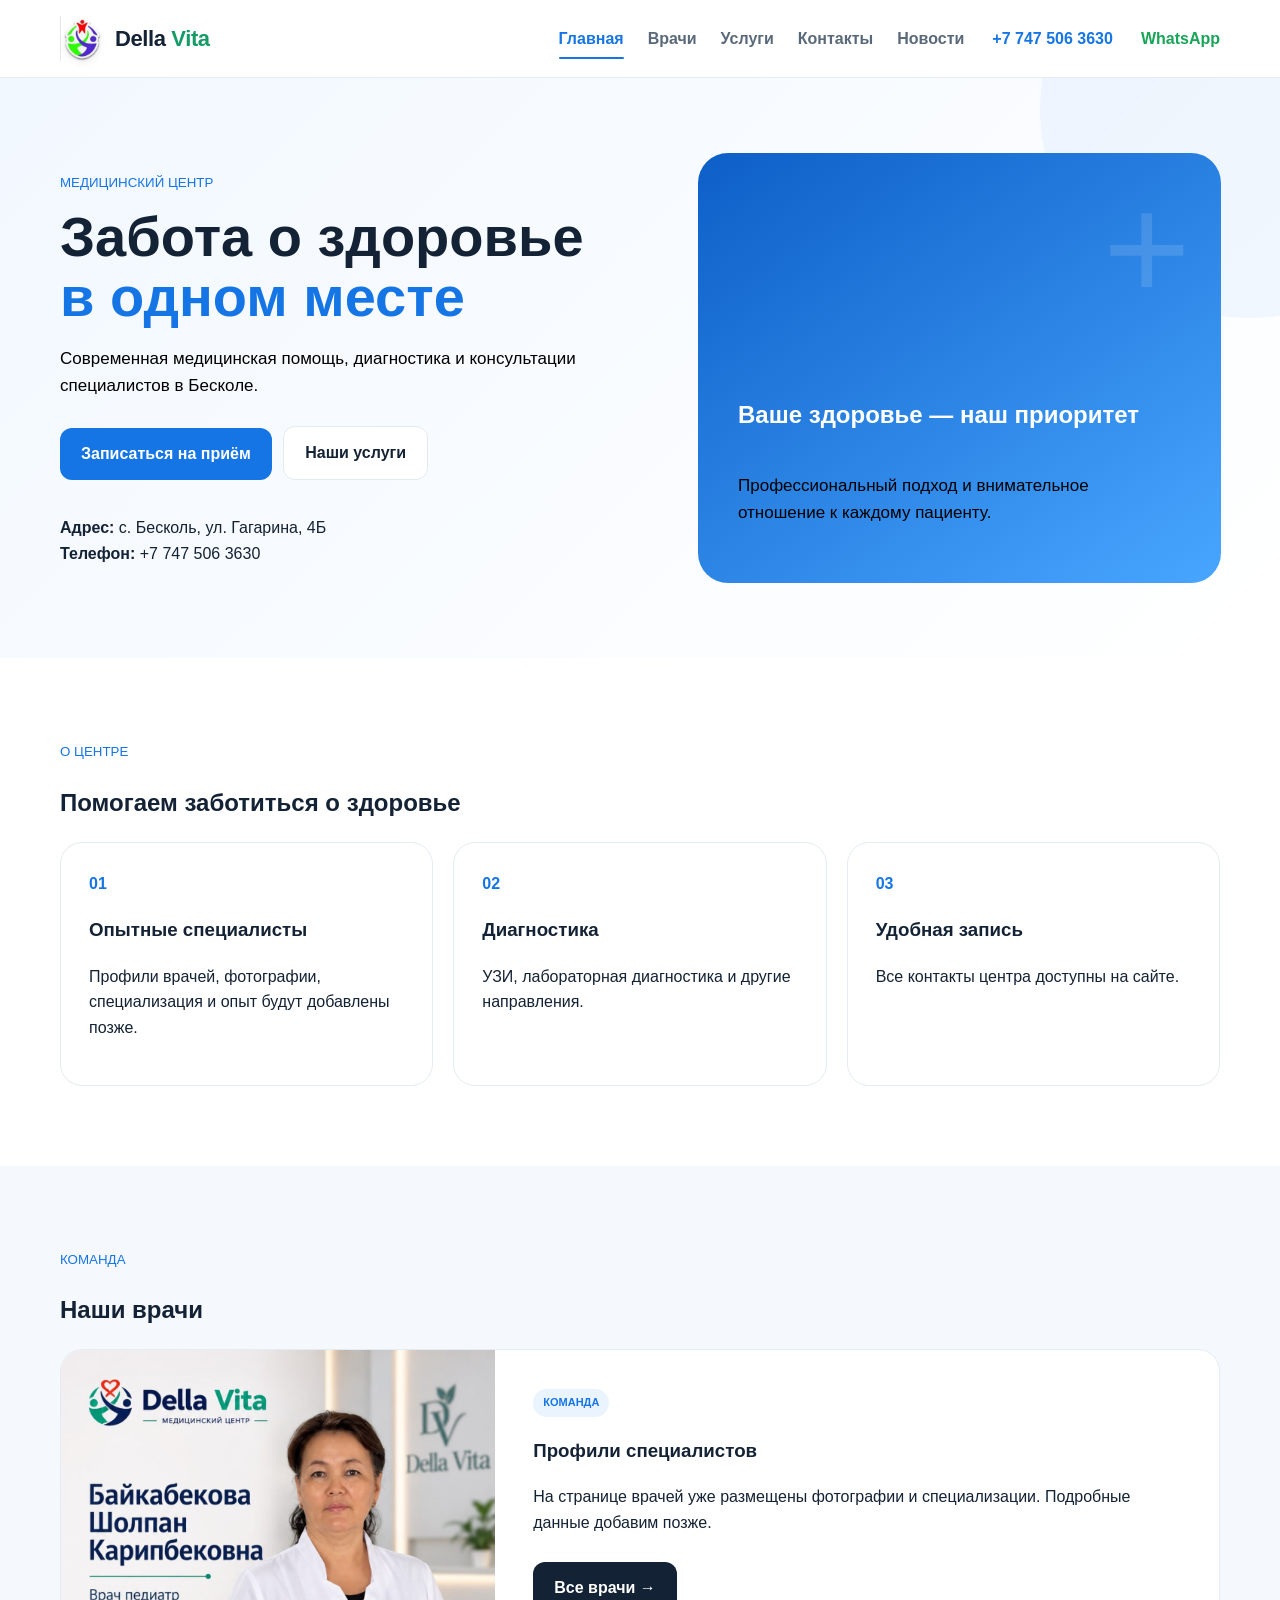
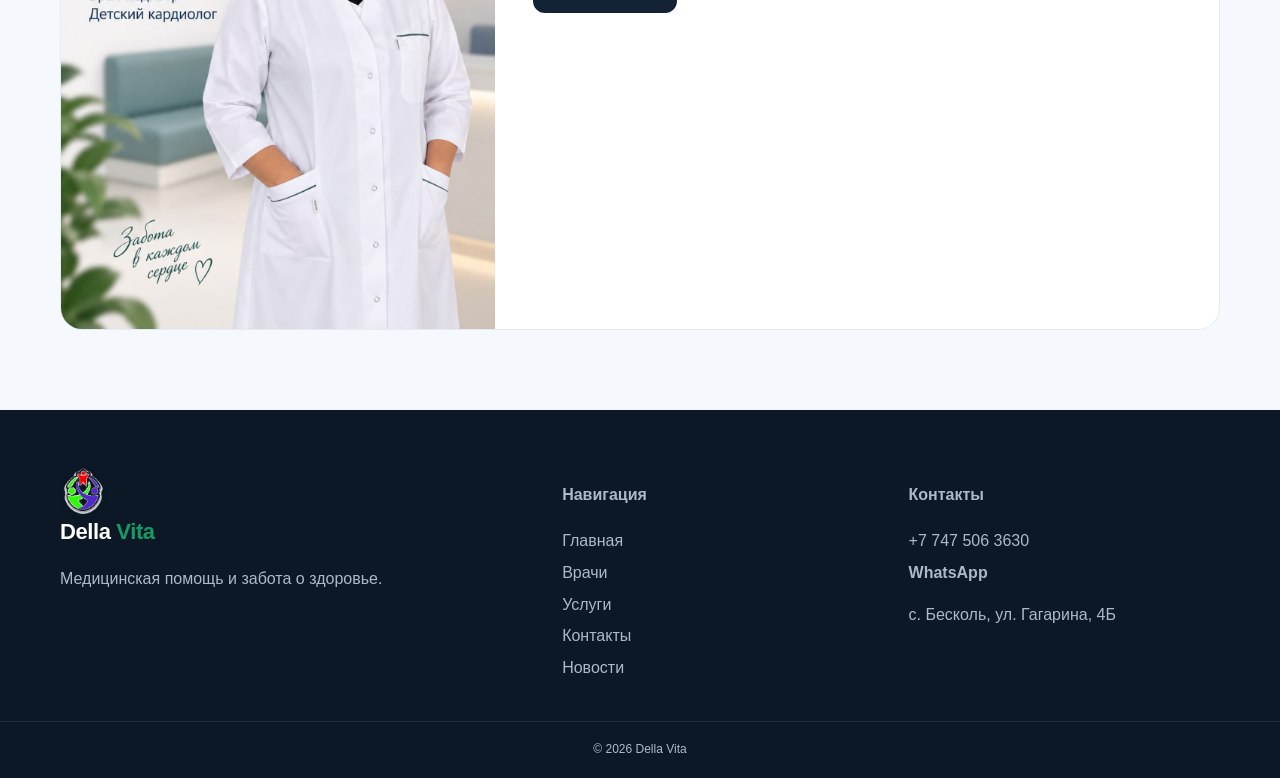
<file: index.html>
<!DOCTYPE html>
<html lang="ru">
 <head>
  <meta charset="utf-8"/>
  <meta content="width=device-width,initial-scale=1" name="viewport"/>
  <title>
   Главная — Della Vita
  </title>
  <link href="style.css" rel="stylesheet"/>
 </head>
 <body>
  <header>
   <div class="wrap nav">
    <a class="logo" href="index.html">
     <img alt="Della Vita" src="logo.png"/>
     <span>
      Della
      <em>
       Vita
      </em>
     </span>
    </a>
    <button class="menuBtn">
     ☰
    </button>
    <nav>
     <a class="active" href="index.html">
      Главная
     </a>
     <a class="" href="doctors.html">
      Врачи
     </a>
     <a class="" href="services.html">
      Услуги
     </a>
     <a class="" href="contacts.html">
      Контакты
     </a>
     <a class="" href="news.html">
      Новости
     </a>
    </nav>
    <a class="phone" href="tel:+77475063630">
     +7 747 506 3630
    </a>
    <a aria-label="Написать в WhatsApp" class="waTop" href="https://wa.me/77475063630" rel="noopener" target="_blank">
     WhatsApp
    </a>
   </div>
  </header>
  <main>
   <section class="hero">
    <div class="wrap heroGrid">
     <div>
      <small class="blue">
       МЕДИЦИНСКИЙ ЦЕНТР
      </small>
      <h1>
       Забота о здоровье
       <br/>
       <span class="blue">
        в одном месте
       </span>
      </h1>
      <p>
       Современная медицинская помощь, диагностика и консультации специалистов в Бесколе.
      </p>
      <a class="btn" href="contacts.html">
       Записаться на приём
      </a>
      <a class="btn light" href="services.html">
       Наши услуги
      </a>
      <div class="facts">
       <b>
        Адрес:
       </b>
       с. Бесколь, ул. Гагарина, 4Б
       <br/>
       <b>
        Телефон:
       </b>
       +7 747 506 3630
      </div>
     </div>
     <div class="cardBlue">
      <div class="plus">
       +
      </div>
      <h2>
       Ваше здоровье — наш приоритет
      </h2>
      <p>
       Профессиональный подход и внимательное отношение к каждому пациенту.
      </p>
     </div>
    </div>
   </section>
   <section class="section">
    <div class="wrap">
     <small class="blue">
      О ЦЕНТРЕ
     </small>
     <h2>
      Помогаем заботиться о здоровье
     </h2>
     <div class="grid3">
      <article class="box">
       <b class="blue">
        01
       </b>
       <h3>
        Опытные специалисты
       </h3>
       <p>
        Профили врачей, фотографии, специализация и опыт будут добавлены позже.
       </p>
      </article>
      <article class="box">
       <b class="blue">
        02
       </b>
       <h3>
        Диагностика
       </h3>
       <p>
        УЗИ, лабораторная диагностика и другие направления.
       </p>
      </article>
      <article class="box">
       <b class="blue">
        03
       </b>
       <h3>
        Удобная запись
       </h3>
       <p>
        Все контакты центра доступны на сайте.
       </p>
      </article>
     </div>
    </div>
   </section>
   <section class="section soft">
    <div class="wrap">
     <small class="blue">
      КОМАНДА
     </small>
     <h2>
      Наши врачи
     </h2>
     <div class="preview">
      <div class="photo previewPhoto">
       <img alt="Врач Della Vita" loading="lazy" src="doctor-03.jpg"/>
      </div>
      <div>
       <span class="tag">
        КОМАНДА
       </span>
       <h3>
        Профили специалистов
       </h3>
       <p>
        На странице врачей уже размещены фотографии и специализации. Подробные данные добавим позже.
       </p>
       <a class="btn dark" href="doctors.html">
        Все врачи →
       </a>
      </div>
     </div>
    </div>
   </section>
  </main>
  <footer>
   <div class="wrap foot">
    <div>
     <a class="logo" href="index.html">
      <img alt="Della Vita" src="logo.png"/>
      <span>
       Della
       <em>
        Vita
       </em>
      </span>
     </a>
     <p>
      Медицинская помощь и забота о здоровье.
     </p>
    </div>
    <div>
     <h4>
      Навигация
     </h4>
     <a class="active" href="index.html">
      Главная
     </a>
     <a class="" href="doctors.html">
      Врачи
     </a>
     <a class="" href="services.html">
      Услуги
     </a>
     <a class="" href="contacts.html">
      Контакты
     </a>
     <a class="" href="news.html">
      Новости
     </a>
    </div>
    <div>
     <h4>
      Контакты
     </h4>
     <a href="tel:+77475063630">
      +7 747 506 3630
     </a>
     <a class="waFooter" href="https://wa.me/77475063630" rel="noopener" target="_blank">
      WhatsApp
     </a>
     <p>
      с. Бесколь, ул. Гагарина, 4Б
     </p>
    </div>
   </div>
   <div class="copy">
    © 2026 Della Vita
   </div>
  </footer>
  <script src="script.js">
  </script>
 </body>
</html>
</file>
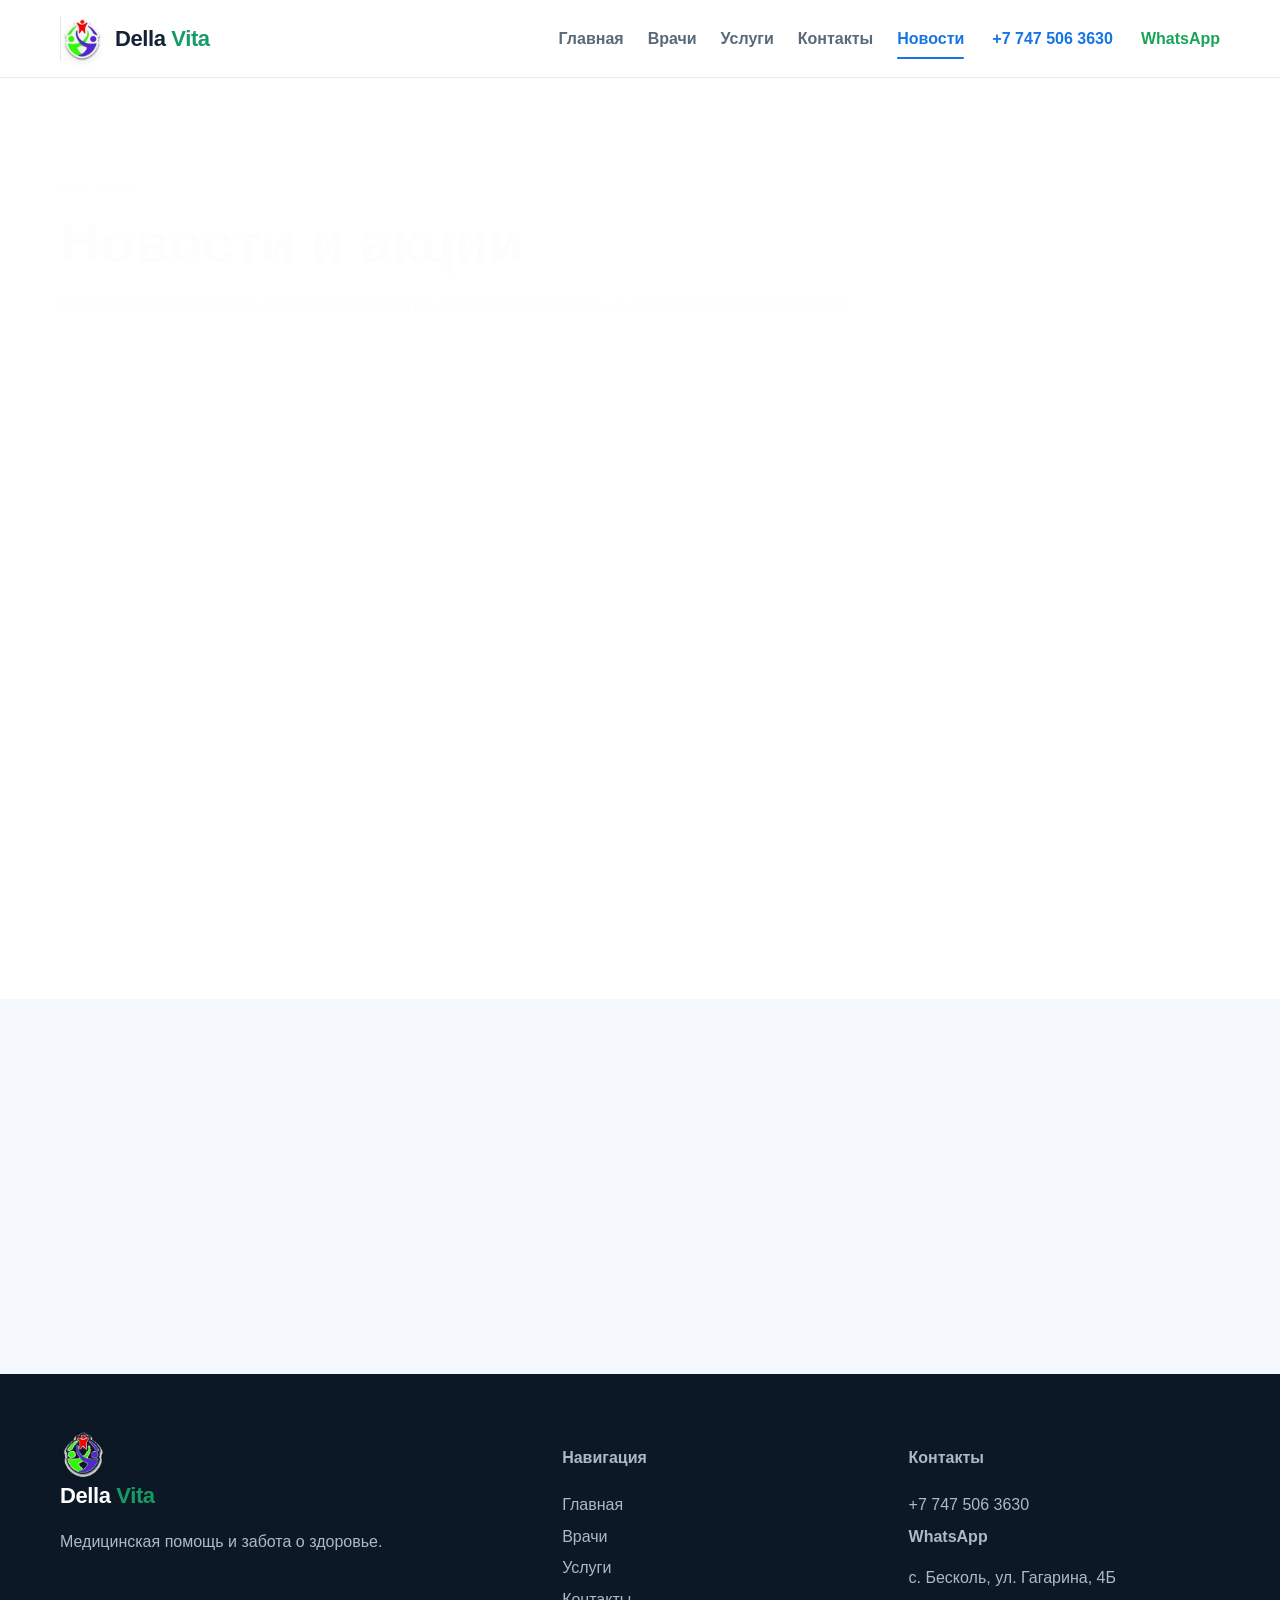
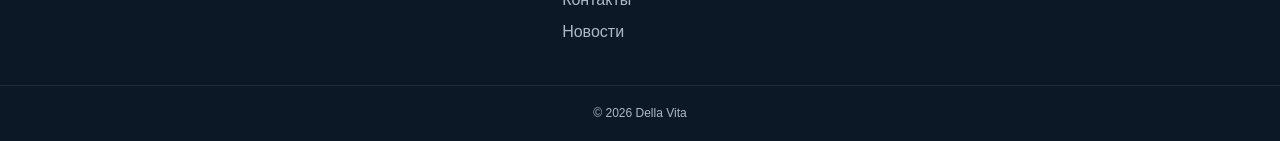
<file: blog.html>
<!DOCTYPE html>
<html lang="ru">
 <head>
  <meta charset="utf-8"/>
  <meta content="0; url=news.html" http-equiv="refresh"/>
  <meta content="noindex" name="robots"/>
  <meta content="width=device-width,initial-scale=1" name="viewport"/>
  <title>
   Новости — Della Vita
  </title>
 </head>
 <body>
  <p>
   Переходим в раздел
   <a href="news.html">
    Новости
   </a>
   …
  </p>
 </body>
</html>
</file>
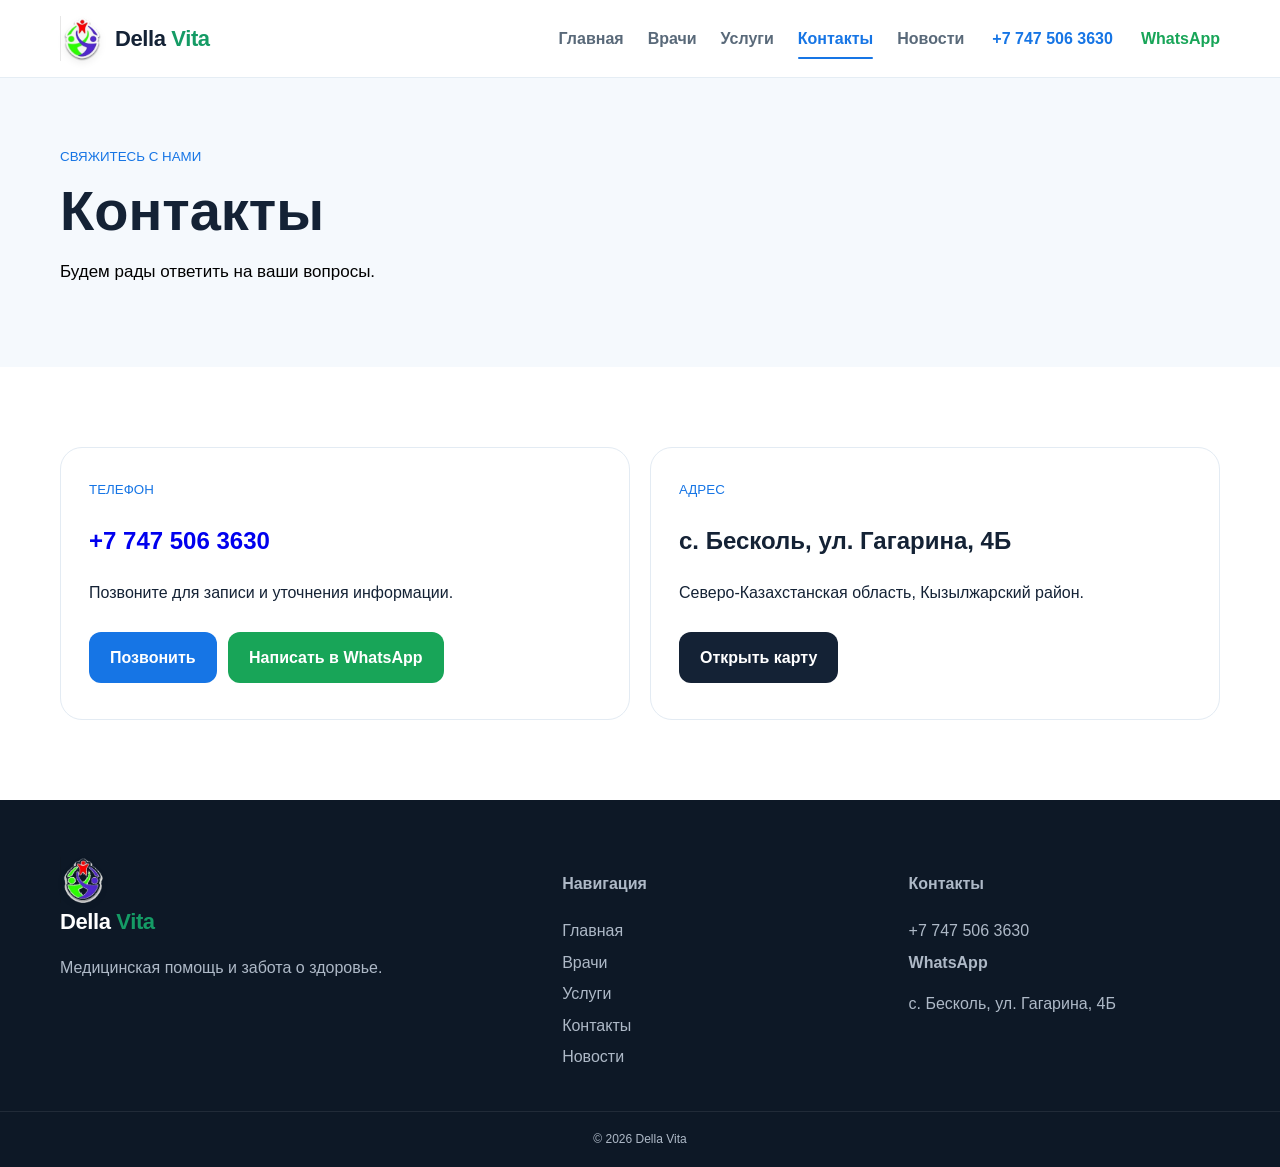
<file: contacts.html>
<!DOCTYPE html>
<html lang="ru">
 <head>
  <meta charset="utf-8"/>
  <meta content="width=device-width,initial-scale=1" name="viewport"/>
  <title>
   Контакты — Della Vita
  </title>
  <link href="style.css" rel="stylesheet"/>
 </head>
 <body>
  <header>
   <div class="wrap nav">
    <a class="logo" href="index.html">
     <img alt="Della Vita" src="logo.png"/>
     <span>
      Della
      <em>
       Vita
      </em>
     </span>
    </a>
    <button class="menuBtn">
     ☰
    </button>
    <nav>
     <a class="" href="index.html">
      Главная
     </a>
     <a class="" href="doctors.html">
      Врачи
     </a>
     <a class="" href="services.html">
      Услуги
     </a>
     <a class="active" href="contacts.html">
      Контакты
     </a>
     <a class="" href="news.html">
      Новости
     </a>
    </nav>
    <a class="phone" href="tel:+77475063630">
     +7 747 506 3630
    </a>
    <a aria-label="Написать в WhatsApp" class="waTop" href="https://wa.me/77475063630" rel="noopener" target="_blank">
     WhatsApp
    </a>
   </div>
  </header>
  <main>
   <section class="page">
    <div class="wrap">
     <small class="blue">
      СВЯЖИТЕСЬ С НАМИ
     </small>
     <h1>
      Контакты
     </h1>
     <p>
      Будем рады ответить на ваши вопросы.
     </p>
    </div>
   </section>
   <section class="section">
    <div class="wrap contactGrid">
     <article class="box">
      <small class="blue">
       ТЕЛЕФОН
      </small>
      <h2>
       <a href="tel:+77475063630">
        +7 747 506 3630
       </a>
      </h2>
      <p>
       Позвоните для записи и уточнения информации.
      </p>
      <a class="btn" href="tel:+77475063630">
       Позвонить
      </a>
      <a class="btn whatsapp" href="https://wa.me/77475063630" rel="noopener" target="_blank">
       Написать в WhatsApp
      </a>
     </article>
     <article class="box">
      <small class="blue">
       АДРЕС
      </small>
      <h2>
       с. Бесколь, ул. Гагарина, 4Б
      </h2>
      <p>
       Северо-Казахстанская область, Кызылжарский район.
      </p>
      <a class="btn dark" href="https://www.google.com/maps/search/?api=1&amp;query=Село+Бесколь+улица+Гагарина+4Б" target="_blank">
       Открыть карту
      </a>
     </article>
    </div>
   </section>
  </main>
  <footer>
   <div class="wrap foot">
    <div>
     <a class="logo" href="index.html">
      <img alt="Della Vita" src="logo.png"/>
      <span>
       Della
       <em>
        Vita
       </em>
      </span>
     </a>
     <p>
      Медицинская помощь и забота о здоровье.
     </p>
    </div>
    <div>
     <h4>
      Навигация
     </h4>
     <a class="" href="index.html">
      Главная
     </a>
     <a class="" href="doctors.html">
      Врачи
     </a>
     <a class="" href="services.html">
      Услуги
     </a>
     <a class="active" href="contacts.html">
      Контакты
     </a>
     <a class="" href="news.html">
      Новости
     </a>
    </div>
    <div>
     <h4>
      Контакты
     </h4>
     <a href="tel:+77475063630">
      +7 747 506 3630
     </a>
     <a class="waFooter" href="https://wa.me/77475063630" rel="noopener" target="_blank">
      WhatsApp
     </a>
     <p>
      с. Бесколь, ул. Гагарина, 4Б
     </p>
    </div>
   </div>
   <div class="copy">
    © 2026 Della Vita
   </div>
  </footer>
  <script src="script.js">
  </script>
 </body>
</html>
</file>
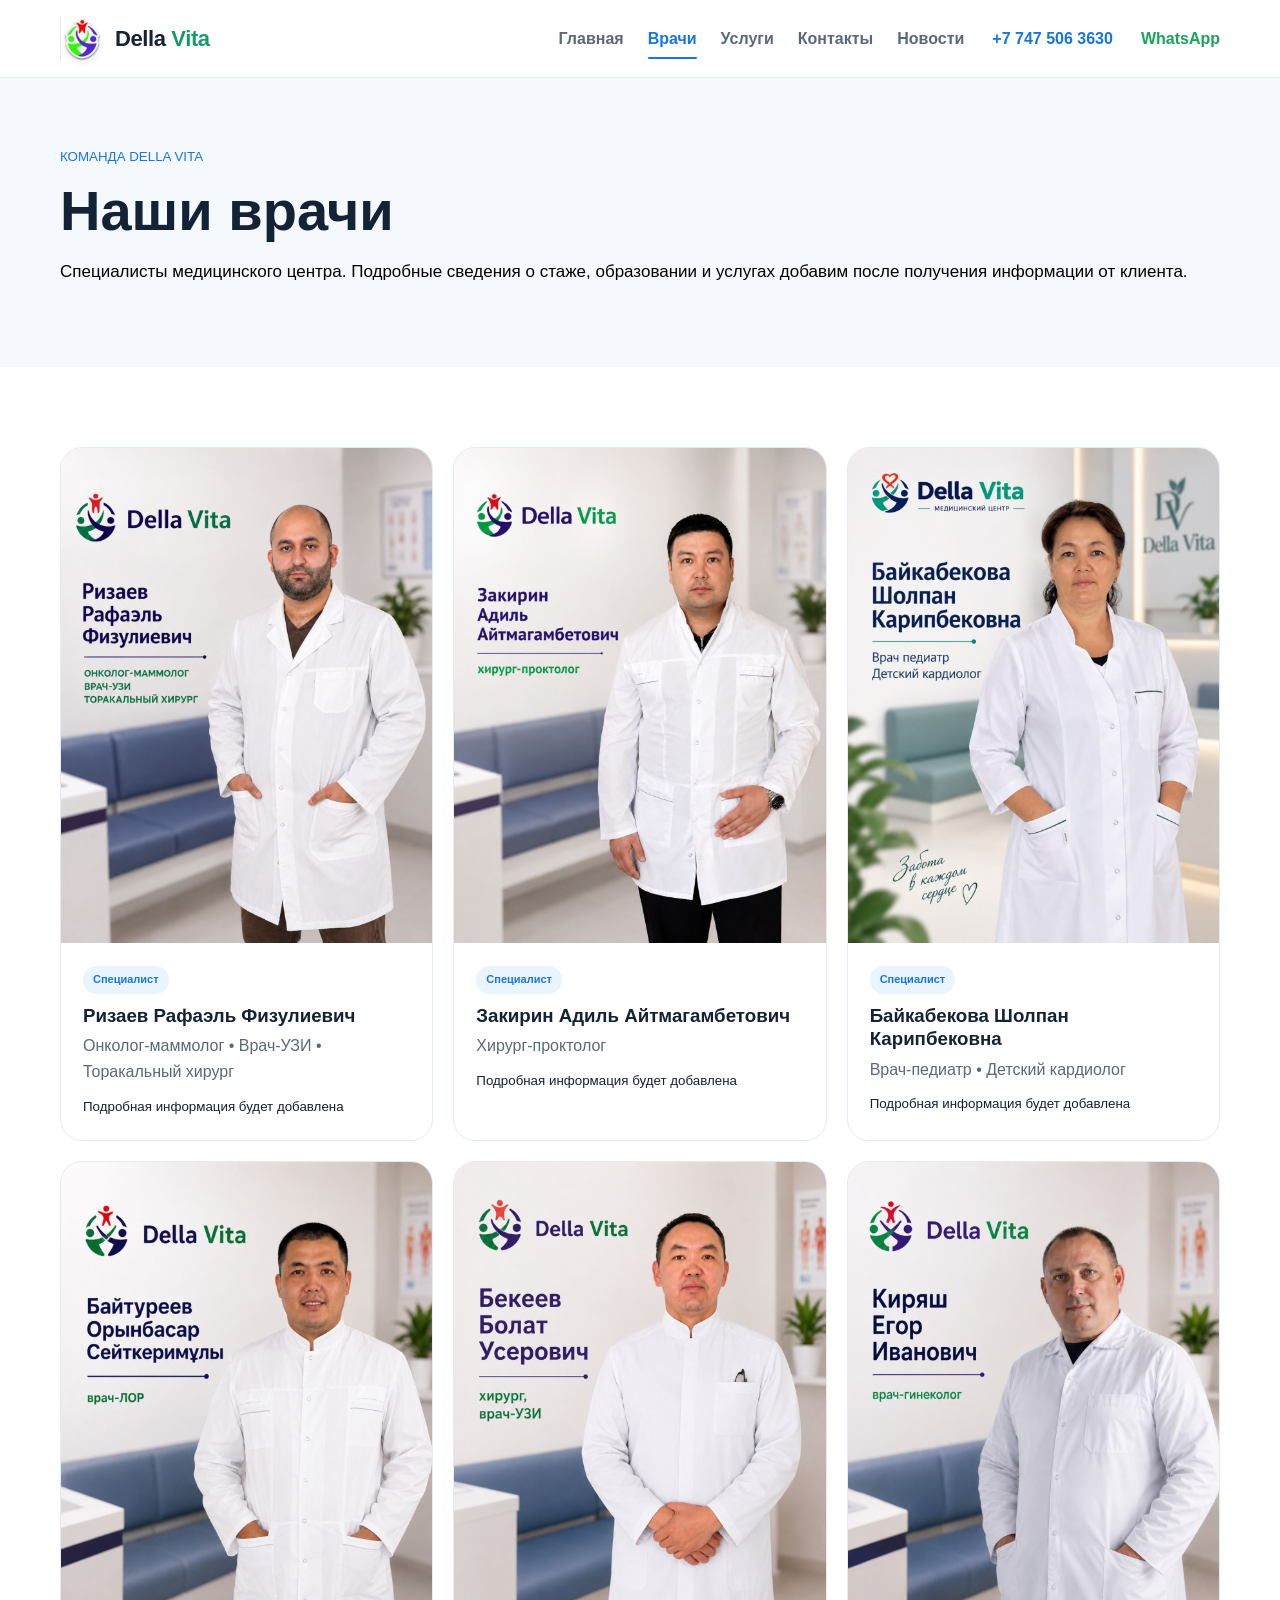
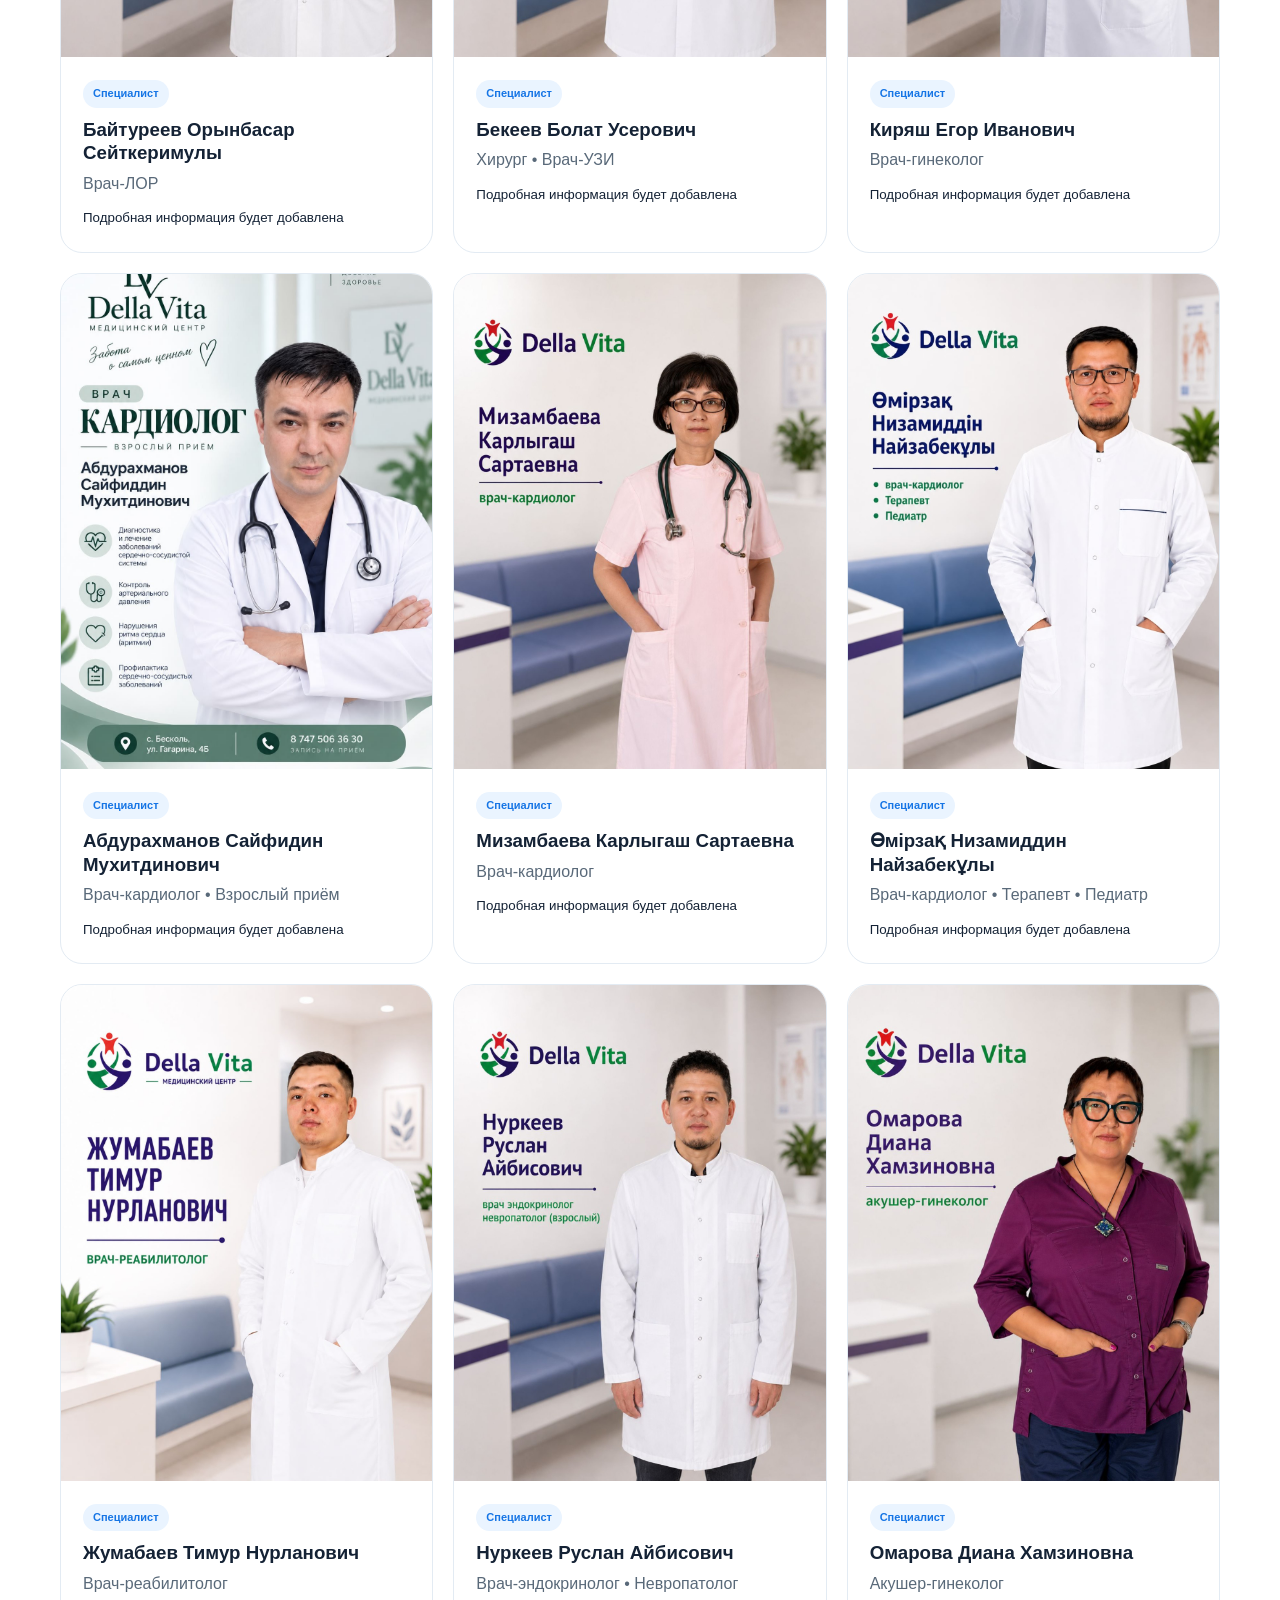
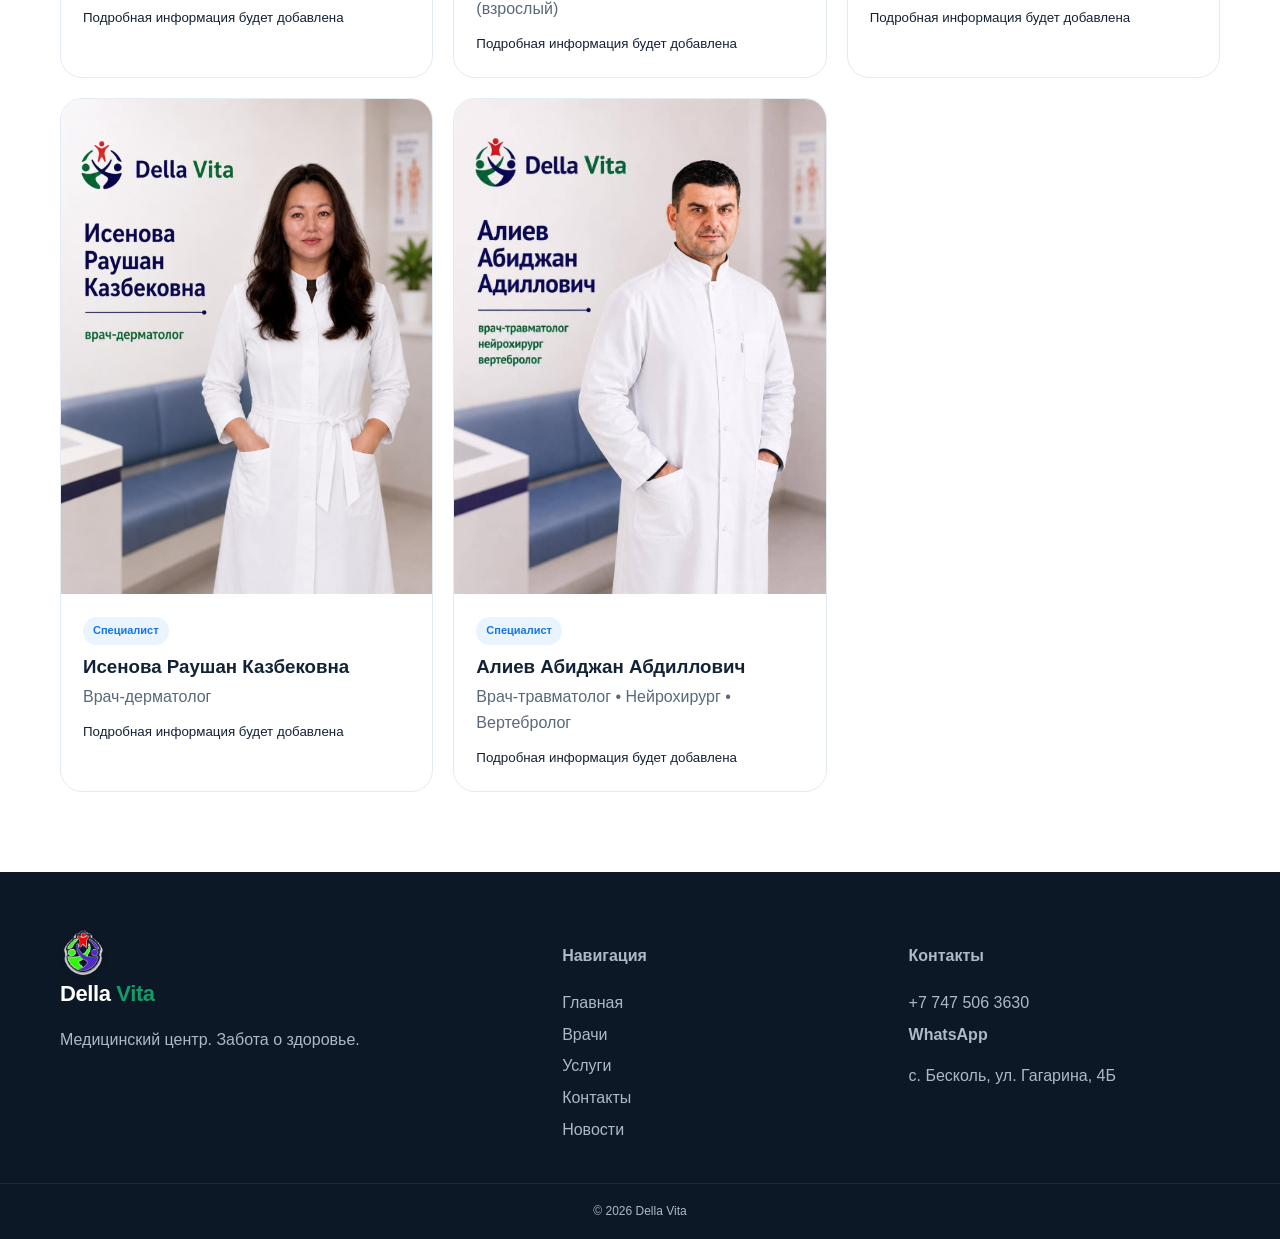
<file: doctors.html>
<!DOCTYPE html>
<html lang="ru">
 <head>
  <meta charset="utf-8"/>
  <meta content="width=device-width,initial-scale=1" name="viewport"/>
  <meta content="Врачи медицинского центра Della Vita: специалисты и направления приёма." name="description"/>
  <title>
   Врачи — Della Vita
  </title>
  <link href="style.css" rel="stylesheet"/>
 </head>
 <body>
  <header>
   <div class="wrap nav">
    <a class="logo" href="index.html">
     <img alt="Della Vita" src="logo.png"/>
     <span>
      Della
      <em>
       Vita
      </em>
     </span>
    </a>
    <button aria-label="Открыть меню" class="menuBtn" type="button">
     ☰
    </button>
    <nav>
     <a href="index.html">
      Главная
     </a>
     <a class="active" href="doctors.html">
      Врачи
     </a>
     <a href="services.html">
      Услуги
     </a>
     <a href="contacts.html">
      Контакты
     </a>
     <a href="news.html">
      Новости
     </a>
    </nav>
    <a class="phone" href="tel:+77475063630">
     +7 747 506 3630
    </a>
    <a aria-label="Написать в WhatsApp" class="waTop" href="https://wa.me/77475063630" rel="noopener" target="_blank">
     WhatsApp
    </a>
   </div>
  </header>
  <main>
   <section class="page">
    <div class="wrap">
     <small class="blue">
      КОМАНДА DELLA VITA
     </small>
     <h1>
      Наши врачи
     </h1>
     <p>
      Специалисты медицинского центра. Подробные сведения о стаже, образовании и услугах добавим после получения информации от клиента.
     </p>
    </div>
   </section>
   <section class="section">
    <div class="wrap">
     <div class="doctorGrid">
      <article class="doctor">
       <div class="doctorPhoto">
        <img alt="Ризаев Рафаэль Физулиевич" loading="lazy" src="doctor-01.jpg"/>
       </div>
       <div>
        <span class="tag">
         Специалист
        </span>
        <h3>
         Ризаев Рафаэль Физулиевич
        </h3>
        <p>
         Онколог-маммолог • Врач-УЗИ • Торакальный хирург
        </p>
        <small>
         Подробная информация будет добавлена
        </small>
       </div>
      </article>
      <article class="doctor">
       <div class="doctorPhoto">
        <img alt="Закирин Адиль Айтмагамбетович" loading="lazy" src="doctor-02.jpg"/>
       </div>
       <div>
        <span class="tag">
         Специалист
        </span>
        <h3>
         Закирин Адиль Айтмагамбетович
        </h3>
        <p>
         Хирург-проктолог
        </p>
        <small>
         Подробная информация будет добавлена
        </small>
       </div>
      </article>
      <article class="doctor">
       <div class="doctorPhoto">
        <img alt="Байкабекова Шолпан Карипбековна" loading="lazy" src="doctor-03.jpg"/>
       </div>
       <div>
        <span class="tag">
         Специалист
        </span>
        <h3>
         Байкабекова Шолпан Карипбековна
        </h3>
        <p>
         Врач-педиатр • Детский кардиолог
        </p>
        <small>
         Подробная информация будет добавлена
        </small>
       </div>
      </article>
      <article class="doctor">
       <div class="doctorPhoto">
        <img alt="Байтуреев Орынбасар Сейткеримулы" loading="lazy" src="doctor-04.jpg"/>
       </div>
       <div>
        <span class="tag">
         Специалист
        </span>
        <h3>
         Байтуреев Орынбасар Сейткеримулы
        </h3>
        <p>
         Врач-ЛОР
        </p>
        <small>
         Подробная информация будет добавлена
        </small>
       </div>
      </article>
      <article class="doctor">
       <div class="doctorPhoto">
        <img alt="Бекеев Болат Усерович" loading="lazy" src="doctor-05.jpg"/>
       </div>
       <div>
        <span class="tag">
         Специалист
        </span>
        <h3>
         Бекеев Болат Усерович
        </h3>
        <p>
         Хирург • Врач-УЗИ
        </p>
        <small>
         Подробная информация будет добавлена
        </small>
       </div>
      </article>
      <article class="doctor">
       <div class="doctorPhoto">
        <img alt="Киряш Егор Иванович" loading="lazy" src="doctor-06.jpg"/>
       </div>
       <div>
        <span class="tag">
         Специалист
        </span>
        <h3>
         Киряш Егор Иванович
        </h3>
        <p>
         Врач-гинеколог
        </p>
        <small>
         Подробная информация будет добавлена
        </small>
       </div>
      </article>
      <article class="doctor">
       <div class="doctorPhoto">
        <img alt="Абдурахманов Сайфидин Мухитдинович" loading="lazy" src="doctor-07.jpg"/>
       </div>
       <div>
        <span class="tag">
         Специалист
        </span>
        <h3>
         Абдурахманов Сайфидин Мухитдинович
        </h3>
        <p>
         Врач-кардиолог • Взрослый приём
        </p>
        <small>
         Подробная информация будет добавлена
        </small>
       </div>
      </article>
      <article class="doctor">
       <div class="doctorPhoto">
        <img alt="Мизамбаева Карлыгаш Сартаевна" loading="lazy" src="doctor-08.jpg"/>
       </div>
       <div>
        <span class="tag">
         Специалист
        </span>
        <h3>
         Мизамбаева Карлыгаш Сартаевна
        </h3>
        <p>
         Врач-кардиолог
        </p>
        <small>
         Подробная информация будет добавлена
        </small>
       </div>
      </article>
      <article class="doctor">
       <div class="doctorPhoto">
        <img alt="Өмірзақ Низамиддин Найзабекұлы" loading="lazy" src="doctor-09.jpg"/>
       </div>
       <div>
        <span class="tag">
         Специалист
        </span>
        <h3>
         Өмірзақ Низамиддин Найзабекұлы
        </h3>
        <p>
         Врач-кардиолог • Терапевт • Педиатр
        </p>
        <small>
         Подробная информация будет добавлена
        </small>
       </div>
      </article>
      <article class="doctor">
       <div class="doctorPhoto">
        <img alt="Жумабаев Тимур Нурланович" loading="lazy" src="doctor-10.jpg"/>
       </div>
       <div>
        <span class="tag">
         Специалист
        </span>
        <h3>
         Жумабаев Тимур Нурланович
        </h3>
        <p>
         Врач-реабилитолог
        </p>
        <small>
         Подробная информация будет добавлена
        </small>
       </div>
      </article>
      <article class="doctor">
       <div class="doctorPhoto">
        <img alt="Нуркеев Руслан Айбисович" loading="lazy" src="doctor-11.jpg"/>
       </div>
       <div>
        <span class="tag">
         Специалист
        </span>
        <h3>
         Нуркеев Руслан Айбисович
        </h3>
        <p>
         Врач-эндокринолог • Невропатолог (взрослый)
        </p>
        <small>
         Подробная информация будет добавлена
        </small>
       </div>
      </article>
      <article class="doctor">
       <div class="doctorPhoto">
        <img alt="Омарова Диана Хамзиновна" loading="lazy" src="doctor-12.jpg"/>
       </div>
       <div>
        <span class="tag">
         Специалист
        </span>
        <h3>
         Омарова Диана Хамзиновна
        </h3>
        <p>
         Акушер-гинеколог
        </p>
        <small>
         Подробная информация будет добавлена
        </small>
       </div>
      </article>
      <article class="doctor">
       <div class="doctorPhoto">
        <img alt="Исенова Раушан Казбековна" loading="lazy" src="doctor-13.jpg"/>
       </div>
       <div>
        <span class="tag">
         Специалист
        </span>
        <h3>
         Исенова Раушан Казбековна
        </h3>
        <p>
         Врач-дерматолог
        </p>
        <small>
         Подробная информация будет добавлена
        </small>
       </div>
      </article>
      <article class="doctor">
       <div class="doctorPhoto">
        <img alt="Алиев Абиджан Абдиллович" loading="lazy" src="doctor-14.png"/>
       </div>
       <div>
        <span class="tag">
         Специалист
        </span>
        <h3>
         Алиев Абиджан Абдиллович
        </h3>
        <p>
         Врач-травматолог • Нейрохирург • Вертебролог
        </p>
        <small>
         Подробная информация будет добавлена
        </small>
       </div>
      </article>
     </div>
    </div>
   </section>
  </main>
  <footer>
   <div class="wrap foot">
    <div>
     <a class="logo" href="index.html">
      <img alt="Della Vita" src="logo.png"/>
      <span>
       Della
       <em>
        Vita
       </em>
      </span>
     </a>
     <p>
      Медицинский центр. Забота о здоровье.
     </p>
    </div>
    <div>
     <h4>
      Навигация
     </h4>
     <a href="index.html">
      Главная
     </a>
     <a href="doctors.html">
      Врачи
     </a>
     <a href="services.html">
      Услуги
     </a>
     <a href="contacts.html">
      Контакты
     </a>
     <a href="news.html">
      Новости
     </a>
    </div>
    <div>
     <h4>
      Контакты
     </h4>
     <a href="tel:+77475063630">
      +7 747 506 3630
     </a>
     <a class="waFooter" href="https://wa.me/77475063630" rel="noopener" target="_blank">
      WhatsApp
     </a>
     <p>
      с. Бесколь, ул. Гагарина, 4Б
     </p>
    </div>
   </div>
   <div class="copy">
    © 2026 Della Vita
   </div>
  </footer>
  <script src="script.js">
  </script>
 </body>
</html>
</file>
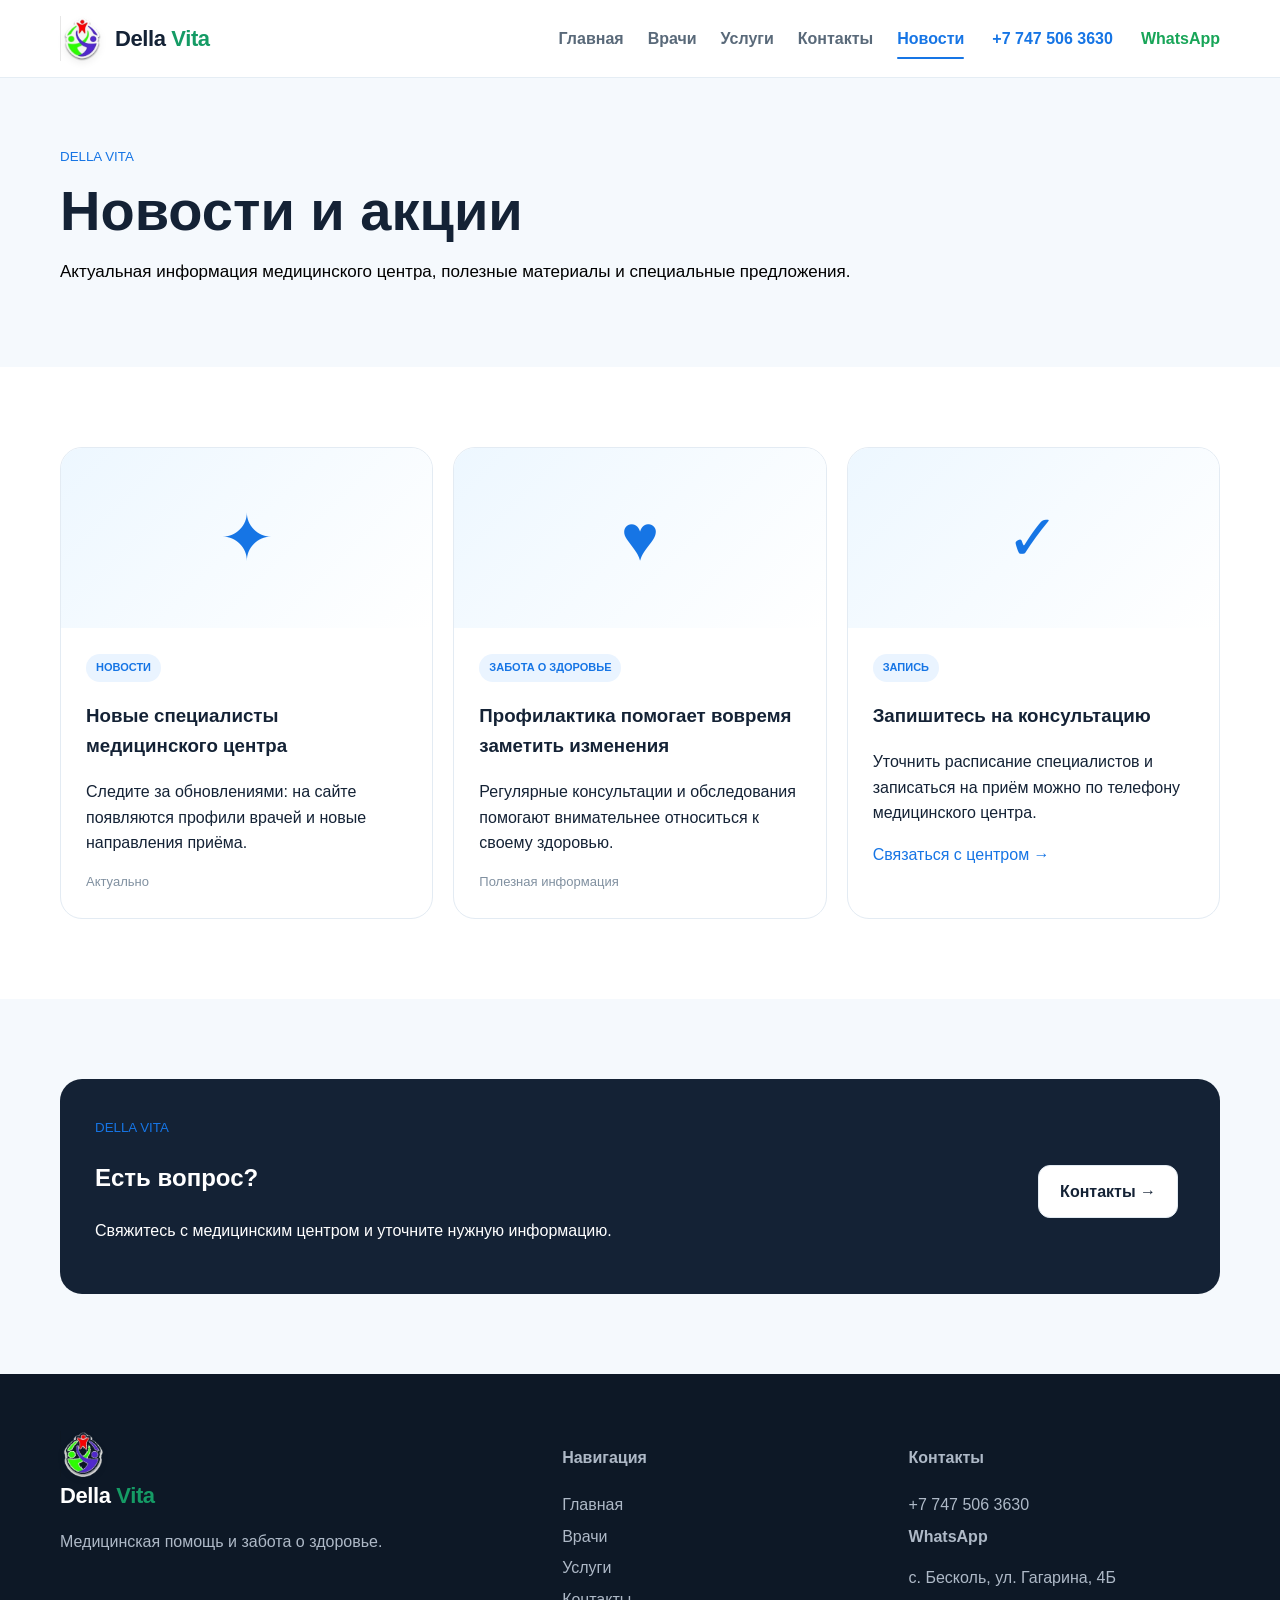
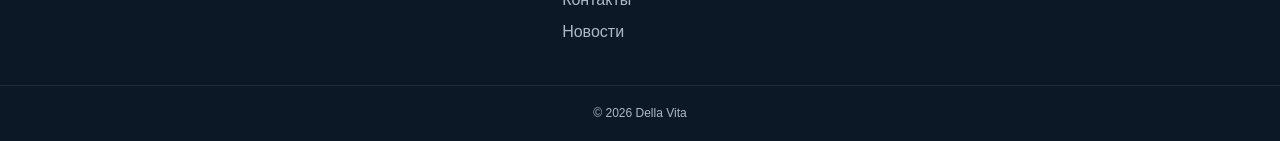
<file: news.html>
<!DOCTYPE html>
<html lang="ru">
 <head>
  <meta charset="utf-8"/>
  <meta content="width=device-width,initial-scale=1" name="viewport"/>
  <meta content="Новости и полезная информация медицинского центра Della Vita." name="description"/>
  <title>
   Новости и акции — Della Vita
  </title>
  <link href="style.css" rel="stylesheet"/>
 </head>
 <body>
  <header>
   <div class="wrap nav">
    <a class="logo" href="index.html">
     <img alt="Della Vita" src="logo.png"/>
     <span>
      Della
      <em>
       Vita
      </em>
     </span>
    </a>
    <button aria-label="Открыть меню" class="menuBtn" type="button">
     ☰
    </button>
    <nav>
     <a href="index.html">
      Главная
     </a>
     <a href="doctors.html">
      Врачи
     </a>
     <a href="services.html">
      Услуги
     </a>
     <a href="contacts.html">
      Контакты
     </a>
     <a class="active" href="news.html">
      Новости
     </a>
    </nav>
    <a class="phone" href="tel:+77475063630">
     +7 747 506 3630
    </a>
    <a aria-label="Написать в WhatsApp" class="waTop" href="https://wa.me/77475063630" rel="noopener" target="_blank">
     WhatsApp
    </a>
   </div>
  </header>
  <main>
   <section class="page reveal">
    <div class="wrap">
     <small class="blue">
      DELLA VITA
     </small>
     <h1>
      Новости и акции
     </h1>
     <p>
      Актуальная информация медицинского центра, полезные материалы и специальные предложения.
     </p>
    </div>
   </section>
   <section class="section">
    <div class="wrap">
     <div class="newsGrid">
      <article class="newsCard reveal">
       <div class="newsIcon">
        ✦
       </div>
       <div class="pad">
        <span class="tag">
         НОВОСТИ
        </span>
        <h3>
         Новые специалисты медицинского центра
        </h3>
        <p>
         Следите за обновлениями: на сайте появляются профили врачей и новые направления приёма.
        </p>
        <span class="newsDate">
         Актуально
        </span>
       </div>
      </article>
      <article class="newsCard reveal">
       <div class="newsIcon">
        ♥
       </div>
       <div class="pad">
        <span class="tag">
         ЗАБОТА О ЗДОРОВЬЕ
        </span>
        <h3>
         Профилактика помогает вовремя заметить изменения
        </h3>
        <p>
         Регулярные консультации и обследования помогают внимательнее относиться к своему здоровью.
        </p>
        <span class="newsDate">
         Полезная информация
        </span>
       </div>
      </article>
      <article class="newsCard reveal">
       <div class="newsIcon">
        ✓
       </div>
       <div class="pad">
        <span class="tag">
         ЗАПИСЬ
        </span>
        <h3>
         Запишитесь на консультацию
        </h3>
        <p>
         Уточнить расписание специалистов и записаться на приём можно по телефону медицинского центра.
        </p>
        <a class="blue arrowLink" href="contacts.html">
         Связаться с центром →
        </a>
       </div>
      </article>
     </div>
    </div>
   </section>
   <section class="section soft">
    <div class="wrap">
     <div class="cta reveal">
      <div>
       <small class="blue">
        DELLA VITA
       </small>
       <h2>
        Есть вопрос?
       </h2>
       <p>
        Свяжитесь с медицинским центром и уточните нужную информацию.
       </p>
      </div>
      <a class="btn light" href="contacts.html">
       Контакты →
      </a>
     </div>
    </div>
   </section>
  </main>
  <footer>
   <div class="wrap foot">
    <div>
     <a class="logo" href="index.html">
      <img alt="Della Vita" src="logo.png"/>
      <span>
       Della
       <em>
        Vita
       </em>
      </span>
     </a>
     <p>
      Медицинская помощь и забота о здоровье.
     </p>
    </div>
    <div>
     <h4>
      Навигация
     </h4>
     <a href="index.html">
      Главная
     </a>
     <a href="doctors.html">
      Врачи
     </a>
     <a href="services.html">
      Услуги
     </a>
     <a href="contacts.html">
      Контакты
     </a>
     <a class="active" href="news.html">
      Новости
     </a>
    </div>
    <div>
     <h4>
      Контакты
     </h4>
     <a href="tel:+77475063630">
      +7 747 506 3630
     </a>
     <a class="waFooter" href="https://wa.me/77475063630" rel="noopener" target="_blank">
      WhatsApp
     </a>
     <p>
      с. Бесколь, ул. Гагарина, 4Б
     </p>
    </div>
   </div>
   <div class="copy">
    © 2026 Della Vita
   </div>
  </footer>
  <script src="script.js">
  </script>
 </body>
</html>
</file>
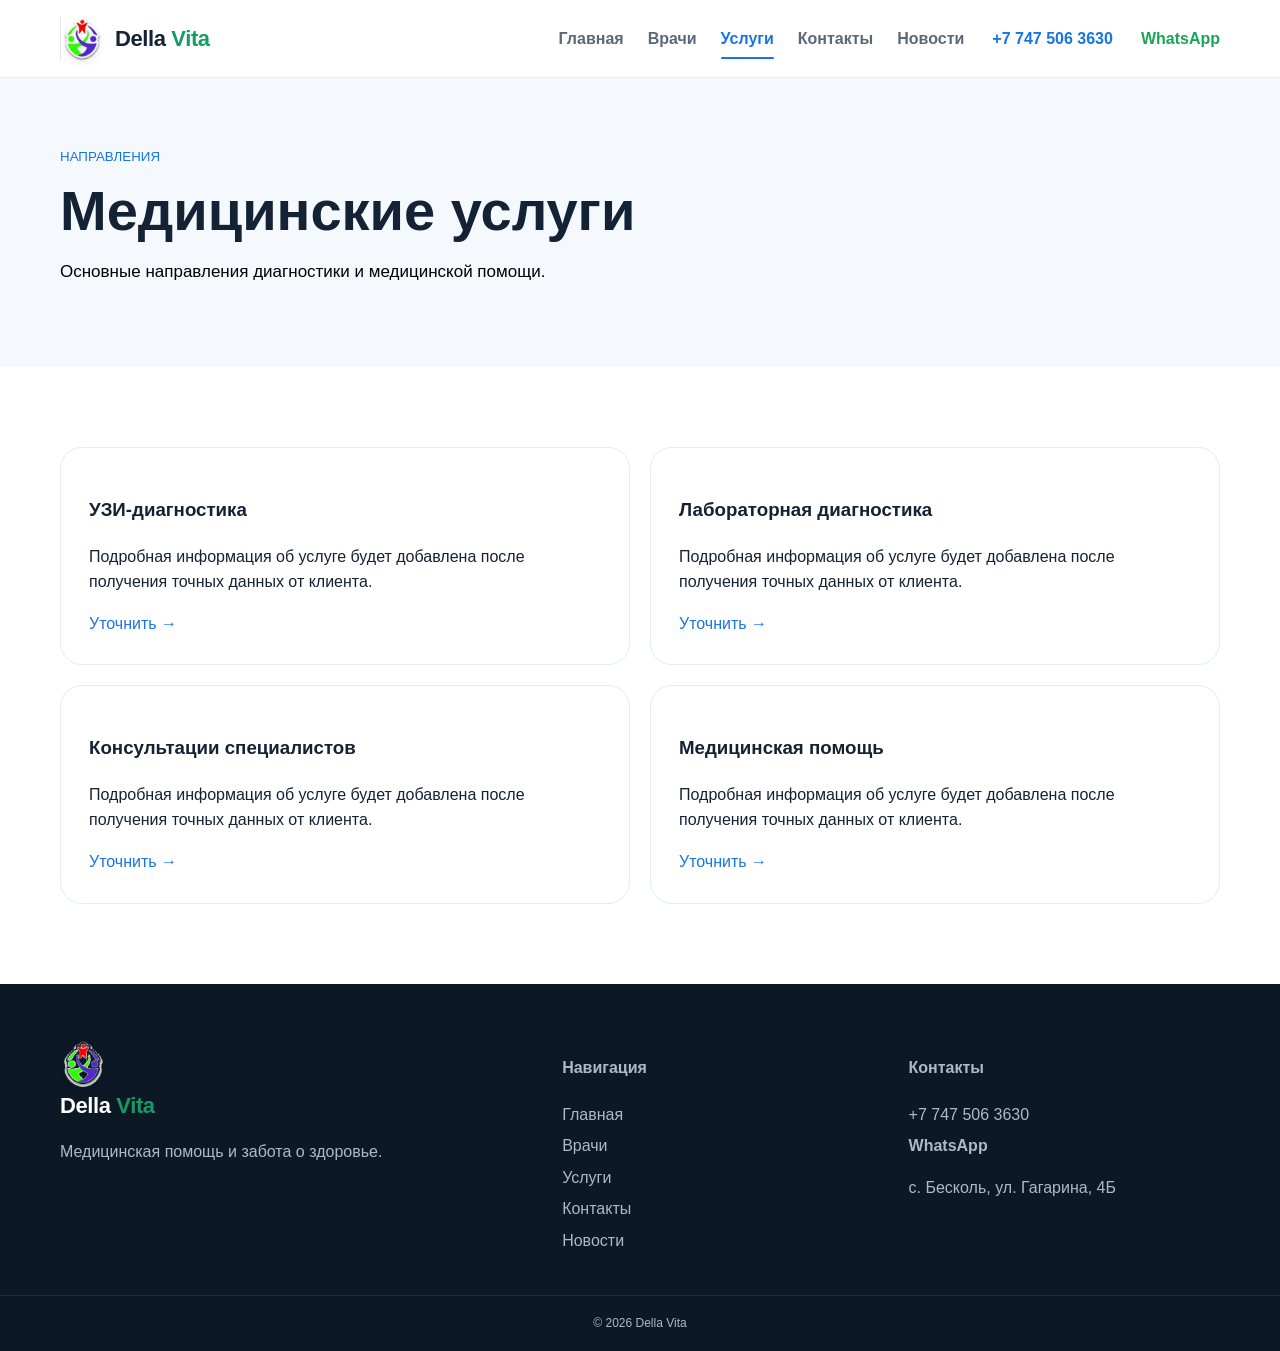
<file: services.html>
<!DOCTYPE html>
<html lang="ru">
 <head>
  <meta charset="utf-8"/>
  <meta content="width=device-width,initial-scale=1" name="viewport"/>
  <title>
   Услуги — Della Vita
  </title>
  <link href="style.css" rel="stylesheet"/>
 </head>
 <body>
  <header>
   <div class="wrap nav">
    <a class="logo" href="index.html">
     <img alt="Della Vita" src="logo.png"/>
     <span>
      Della
      <em>
       Vita
      </em>
     </span>
    </a>
    <button class="menuBtn">
     ☰
    </button>
    <nav>
     <a class="" href="index.html">
      Главная
     </a>
     <a class="" href="doctors.html">
      Врачи
     </a>
     <a class="active" href="services.html">
      Услуги
     </a>
     <a class="" href="contacts.html">
      Контакты
     </a>
     <a class="" href="news.html">
      Новости
     </a>
    </nav>
    <a class="phone" href="tel:+77475063630">
     +7 747 506 3630
    </a>
    <a aria-label="Написать в WhatsApp" class="waTop" href="https://wa.me/77475063630" rel="noopener" target="_blank">
     WhatsApp
    </a>
   </div>
  </header>
  <main>
   <section class="page">
    <div class="wrap">
     <small class="blue">
      НАПРАВЛЕНИЯ
     </small>
     <h1>
      Медицинские услуги
     </h1>
     <p>
      Основные направления диагностики и медицинской помощи.
     </p>
    </div>
   </section>
   <section class="section">
    <div class="wrap serviceGrid">
     <article class="box">
      <h3>
       УЗИ-диагностика
      </h3>
      <p>
       Подробная информация об услуге будет добавлена после получения точных данных от клиента.
      </p>
      <a class="blue" href="contacts.html">
       Уточнить →
      </a>
     </article>
     <article class="box">
      <h3>
       Лабораторная диагностика
      </h3>
      <p>
       Подробная информация об услуге будет добавлена после получения точных данных от клиента.
      </p>
      <a class="blue" href="contacts.html">
       Уточнить →
      </a>
     </article>
     <article class="box">
      <h3>
       Консультации специалистов
      </h3>
      <p>
       Подробная информация об услуге будет добавлена после получения точных данных от клиента.
      </p>
      <a class="blue" href="contacts.html">
       Уточнить →
      </a>
     </article>
     <article class="box">
      <h3>
       Медицинская помощь
      </h3>
      <p>
       Подробная информация об услуге будет добавлена после получения точных данных от клиента.
      </p>
      <a class="blue" href="contacts.html">
       Уточнить →
      </a>
     </article>
    </div>
   </section>
  </main>
  <footer>
   <div class="wrap foot">
    <div>
     <a class="logo" href="index.html">
      <img alt="Della Vita" src="logo.png"/>
      <span>
       Della
       <em>
        Vita
       </em>
      </span>
     </a>
     <p>
      Медицинская помощь и забота о здоровье.
     </p>
    </div>
    <div>
     <h4>
      Навигация
     </h4>
     <a class="" href="index.html">
      Главная
     </a>
     <a class="" href="doctors.html">
      Врачи
     </a>
     <a class="active" href="services.html">
      Услуги
     </a>
     <a class="" href="contacts.html">
      Контакты
     </a>
     <a class="" href="news.html">
      Новости
     </a>
    </div>
    <div>
     <h4>
      Контакты
     </h4>
     <a href="tel:+77475063630">
      +7 747 506 3630
     </a>
     <a class="waFooter" href="https://wa.me/77475063630" rel="noopener" target="_blank">
      WhatsApp
     </a>
     <p>
      с. Бесколь, ул. Гагарина, 4Б
     </p>
    </div>
   </div>
   <div class="copy">
    © 2026 Della Vita
   </div>
  </footer>
  <script src="script.js">
  </script>
 </body>
</html>
</file>
<file: style.css>
* {
    box-sizing:border-box;
}
body {
    margin:0;
    font-family:Arial,sans-serif;
    color:#142235;
    line-height:1.6;
    overflow-x:hidden;
}
a {
    text-decoration:none;
}
.wrap {
    width:min(1160px,calc(100% - 32px));
    margin:auto;
}
header {
    height:78px;
    border-bottom:1px solid #e5edf4;
    background:#fff;
}
.nav {
    height:100%;
    display:flex;
    align-items:center;
    gap:28px;
}
.logo {
    font-size:21px;
    font-weight:800;
    color:#142235;
}
.logo b {
    display:inline-grid;
    place-items:center;
    background:#1675e5;
    color:#fff;
    width:38px;
    height:38px;
    border-radius:11px;
    margin-right:8px;
}
.nav nav {
    display:flex;
    gap:24px;
    margin-left:auto;
}
.nav nav a {
    color:#596979;
    font-weight:700;
}
.nav nav a.active,.nav nav a:hover {
    color:#1675e5;
}
.phone {
    color:#1675e5;
    font-weight:800;
}
.menuBtn {
    display:none;
}
.hero {
    padding:75px 0;
    background:linear-gradient(135deg,#f2f8ff,#fff);
}
.heroGrid {
    display:grid;
    grid-template-columns:1.05fr .95fr;
    gap:60px;
    align-items:center;
}
.blue {
    color:#1675e5;
}
.hero h1,.page h1 {
    font-size:56px;
    line-height:1.08;
    margin:12px 0;
}
.hero p,.page p {
    color:#000000;
    font-size:17px;
}
.btn {
    display:inline-block;
    padding:13px 21px;
    background:#1675e5;
    color:#fff;
    border-radius:12px;
    font-weight:800;
    margin:10px 7px 0 0;
}
.btn.dark {
    background:#142235;
}
.btn.light {
    background:#fff;
    color:#142235;
    border:1px solid #e2eaf1;
}
.facts {
    margin-top:28px;
}
.cardBlue {
    position:relative;
    overflow:hidden;
    min-height:430px;
    border-radius:30px;
    background:linear-gradient(145deg,#0d5fc7,#48a6ff);
    color:#fff;
    padding:40px;
    display:flex;
    flex-direction:column;
    justify-content:end;
}
.cardBlue .plus {
    font-size:150px;
    opacity:.12;
    position:absolute;
    right:30px;
    top:20px;
    line-height:1;
}
.section {
    padding:80px 0;
}
.grid3,.doctorGrid,.blogGrid {
    display:grid;
    grid-template-columns:repeat(3,1fr);
    gap:20px;
}
.box,.doctor,.blog {
    border:1px solid #e3ebf3;
    border-radius:22px;
    overflow:hidden;
    background:#fff;
    padding:28px;
}
.soft,.page {
    background:#f5f9fd;
}
.preview {
    display:grid;
    grid-template-columns:.75fr 1.25fr;
    border:1px solid #e3ebf3;
    border-radius:22px;
    overflow:hidden;
    background:#fff;
}
.photo,.blogImg {
    min-height:280px;
    background:#e2f1ff;
    display:grid;
    place-items:center;
    color:#8098ad;
    font-weight:700;
}
.preview>div:last-child {
    padding:38px;
}
.tag {
    display:inline-block;
    background:#eaf4ff;
    color:#1675e5;
    padding:5px 10px;
    border-radius:20px;
    font-size:11px;
    font-weight:800;
}
.cta {
    background:#142235;
    color:#fff;
    border-radius:22px;
    padding:35px;
    display:flex;
    justify-content:space-between;
    align-items:center;
}
.page {
    padding:65px 0;
}
.serviceGrid,.contactGrid {
    display:grid;
    grid-template-columns:repeat(2,1fr);
    gap:20px;
}
.doctor {
    padding:0;
}
.doctor>div:last-child {
    padding:22px;
}
.blog {
    padding:0;
}
.blog .pad {
    padding:22px;
}
.notice {
    padding:18px;
    background:#edf7ff;
    border-radius:14px;
    margin-top:22px;
}
footer {
    background:#0d1826;
    color:#aeb9c7;
    padding:50px 0 0;
}
.foot {
    display:grid;
    grid-template-columns:1.5fr 1fr 1fr;
    gap:35px;
    padding-bottom:35px;
}
.foot a {
    color:#aeb9c7;
    display:block;
    margin:6px 0;
}
.foot .logo {
    color:#fff;
}
.copy {
    text-align:center;
    border-top:1px solid #ffffff15;
    padding:18px;
    font-size:12px;
}
@media(max-width:800px) {
    .nav nav {
        display:none;
    }
    .menuBtn {
        display:block;
        margin-left:auto;
        border:0;
        background:none;
        font-size:25px;
    }
    .phone {
        display:none;
    }
    .heroGrid,.preview {
        grid-template-columns:1fr;
    }
    .grid3,.doctorGrid,.blogGrid {
        grid-template-columns:1fr 1fr;
    }
    .serviceGrid,.contactGrid {
        grid-template-columns:1fr;
    }
    .foot {
        grid-template-columns:1fr 1fr;
    }
}
@media(max-width:560px) {
    .hero h1,.page h1 {
        font-size:40px;
    }
    .section {
        padding:60px 0;
    }
    .grid3,.doctorGrid,.blogGrid {
        grid-template-columns:1fr;
    }
    .cta {
        display:block;
    }
    .foot {
        grid-template-columns:1fr;
    }
    .cardBlue {
        min-height:300px;
    }
}
/* Doctor photos and stable cards */ .doctor {
    padding:0;
    display:flex;
    flex-direction:column;
    min-width:0;
}
.doctorPhoto {
    aspect-ratio:3/4;
    background:#eaf4ff;
    overflow:hidden;
}
.doctorPhoto img {
    width:100%;
    height:100%;
    object-fit:cover;
    display:block;
}
.doctor>div:last-child {
    padding:22px;
    flex:1;
}
.doctor h3 {
    margin:10px 0 6px;
    line-height:1.25;
}
.doctor p {
    color:#596979;
    margin:0 0 8px;
}
.previewPhoto {
    padding:0;
    overflow:hidden;
}
.previewPhoto img {
    width:100%;
    height:100%;
    min-height:280px;
    object-fit:cover;
    display:block;
}
@media(max-width:800px) {
    .nav {
        position:relative;
    }
    .nav nav.mobileOpen {
        display:flex;
        position:absolute;
        top:78px;
        left:0;
        right:0;
        margin:0;
        padding:16px;
        background:#fff;
        border:1px solid #e5edf4;
        border-radius:0 0 16px 16px;
        box-shadow:0 14px 35px #14223520;
        flex-direction:column;
        gap:14px;
        z-index:20;
    }
    .menuBtn {
        cursor:pointer;
    }
}
/* ===== Modern motion & interactions ===== */ html {
    scroll-behavior:smooth;
}
body {
    background:#fff;
}
body:before {
    content:"";
    position:fixed;
    left:0;
    top:0;
    width:var(--scroll-progress,0%);
    height:3px;
    background:#1675e5;
    z-index:9999;
    box-shadow:0 0 12px #1675e566;
    transition:width .08s linear;
}
header {
    position:sticky;
    top:0;
    z-index:100;
    transition:box-shadow .35s ease,background .35s ease,transform .35s ease;
}
header.scrolled {
    box-shadow:0 8px 28px #14223518;
    background:#fffffff2;
    backdrop-filter:blur(12px);
}
.logo {
    transition:transform .25s ease,color .25s ease;
}
.logo:hover {
    transform:translateY(-2px);
}
.logo b {
    transition:transform .35s ease,box-shadow .35s ease;
}
.logo:hover b {
    transform:rotate(-8deg) scale(1.08);
    box-shadow:0 8px 18px #1675e54d;
}
.nav nav a {
    position:relative;
    transition:color .25s ease,transform .25s ease;
}
.nav nav a:after {
    content:"";
    position:absolute;
    left:0;
    right:100%;
    bottom:-8px;
    height:2px;
    background:#1675e5;
    border-radius:4px;
    transition:right .25s ease;
}
.nav nav a:hover {
    transform:translateY(-2px);
}
.nav nav a:hover:after,.nav nav a.active:after {
    right:0;
}
.phone {
    transition:transform .25s ease,opacity .25s ease;
}
.phone:hover {
    transform:translateY(-2px);
    opacity:.8;
}
.menuBtn {
    transition:transform .25s ease;
}
.menuBtn:hover {
    transform:scale(1.12) rotate(3deg);
}
.hero {
    position:relative;
    overflow:hidden;
}
.hero:before {
    content:"";
    position:absolute;
    width:420px;
    height:420px;
    border-radius:50%;
    background:#1675e50d;
    right:-180px;
    top:-180px;
    animation:floatBlob 8s ease-in-out infinite;
}
@keyframes floatBlob {
    0%,100% {
        transform:translate(0,0) scale(1);
    }
    50% {
        transform:translate(-25px,25px) scale(1.06);
    }
}
.heroGrid>div:first-child {
    animation:heroIn .8s ease both;
}
.cardBlue {
    animation:heroCardIn 1s .15s ease both;
    transition:transform .45s ease,box-shadow .45s ease;
}
.cardBlue:hover {
    transform:translateY(-8px) rotate(.4deg);
    box-shadow:0 24px 50px #1675e52e;
}
.cardBlue .plus {
    transition:transform .7s ease,opacity .4s ease;
}
.cardBlue:hover .plus {
    transform:rotate(18deg) scale(1.08);
    opacity:.18;
}
@keyframes heroIn {
    from {
        opacity:0;
        transform:translateX(-35px);
    }
    to {
        opacity:1;
        transform:none;
    }
}
@keyframes heroCardIn {
    from {
        opacity:0;
        transform:translateX(35px) scale(.97);
    }
    to {
        opacity:1;
        transform:none;
    }
}
.btn {
    position:relative;
    overflow:hidden;
    transition:transform .25s ease,box-shadow .25s ease,background .25s ease;
}
.btn:before {
    content:"";
    position:absolute;
    inset:0;
    background:linear-gradient(110deg,transparent 25%,#ffffff55 50%,transparent 75%);
    transform:translateX(-120%);
    transition:transform .6s ease;
}
.btn:hover {
    transform:translateY(-3px);
    box-shadow:0 12px 25px #1675e52e;
}
.btn:hover:before {
    transform:translateX(120%);
}
.btn:active {
    transform:translateY(0) scale(.98);
}
.box,.doctor,.newsCard,.blog,.preview,.cta {
    transition:transform .4s cubic-bezier(.2,.8,.2,1),box-shadow .4s ease,border-color .4s ease;
}
.box:hover,.doctor:hover,.newsCard:hover,.blog:hover,.preview:hover {
    transform:translateY(-8px);
    box-shadow:0 18px 40px #14223518;
    border-color:#cfe2f4;
}
.box:hover .blue,.doctor:hover .tag,.newsCard:hover .tag {
    letter-spacing:.4px;
}
.doctorPhoto,.previewPhoto {
    position:relative;
}
.doctorPhoto:after,.previewPhoto:after {
    content:"";
    position:absolute;
    inset:0;
    background:linear-gradient(120deg,transparent 30%,#fff4 50%,transparent 70%);
    transform:translateX(-120%);
    transition:transform .7s ease;
}
.doctor:hover .doctorPhoto:after,.preview:hover .previewPhoto:after {
    transform:translateX(120%);
}
.doctorPhoto img,.previewPhoto img {
    transition:transform .7s cubic-bezier(.2,.8,.2,1),filter .5s ease;
}
.doctor:hover .doctorPhoto img,.preview:hover .previewPhoto img {
    transform:scale(1.055);
    filter:saturate(1.08);
}
.tag {
    transition:transform .25s ease,background .25s ease,color .25s ease,letter-spacing .25s ease;
}
.doctor:hover .tag {
    transform:translateY(-2px);
    background:#dff0ff;
}
.section> .wrap>h2,.page h1,.page p {
    transition:transform .6s ease;
}
.reveal {
    opacity:0;
    transform:translateY(35px);
    transition:opacity .75s ease,transform .75s cubic-bezier(.2,.8,.2,1);
}
.reveal.visible {
    opacity:1;
    transform:none;
}
.reveal.delay-1 {
    transition-delay:.08s;
}
.reveal.delay-2 {
    transition-delay:.16s;
}
.reveal.delay-3 {
    transition-delay:.24s;
}
.grid3 .box:nth-child(2),.doctorGrid .doctor:nth-child(2),.serviceGrid .box:nth-child(2),.newsGrid .newsCard:nth-child(2) {
    transition-delay:.08s;
}
.grid3 .box:nth-child(3),.doctorGrid .doctor:nth-child(3),.serviceGrid .box:nth-child(3),.newsGrid .newsCard:nth-child(3) {
    transition-delay:.16s;
}
.facts {
    animation:fadeUp .9s .45s ease both;
}
@keyframes fadeUp {
    from {
        opacity:0;
        transform:translateY(14px);
    }
    to {
        opacity:1;
        transform:none;
    }
}
.foot a {
    transition:color .2s ease,transform .2s ease;
}
.foot a:hover {
    color:#fff;
    transform:translateX(4px);
}
.copy {
    transition:background .3s ease;
}
.copy:hover {
    background:#ffffff08;
}
.newsGrid {
    display:grid;
    grid-template-columns:repeat(3,1fr);
    gap:20px;
}
.newsCard {
    border:1px solid #e3ebf3;
    border-radius:22px;
    overflow:hidden;
    background:#fff;
}
.newsIcon {
    height:180px;
    display:grid;
    place-items:center;
    font-size:64px;
    color:#1675e5;
    background:linear-gradient(135deg,#edf7ff,#fff);
    transition:transform .5s ease,background .5s ease;
}
.newsCard:hover .newsIcon {
    transform:scale(1.04);
    background:linear-gradient(135deg,#e1f2ff,#f8fcff);
}
.newsCard .pad {
    padding:25px;
}
.newsDate {
    display:block;
    color:#8090a0;
    font-size:13px;
    margin-top:14px;
}
.arrowLink {
    display:inline-block;
    transition:transform .25s ease;
}
.arrowLink:hover {
    transform:translateX(5px);
}
@media(max-width:800px) {
    .newsGrid {
        grid-template-columns:1fr 1fr;
    }
    .hero:before {
        width:260px;
        height:260px;
    }
    .cardBlue:hover {
        transform:translateY(-4px);
    }
}
@media(max-width:560px) {
    .newsGrid {
        grid-template-columns:1fr;
    }
    .doctor:hover,.box:hover,.newsCard:hover,.blog:hover,.preview:hover {
        transform:translateY(-4px);
    }
}
@media(prefers-reduced-motion:reduce) {
    html {
        scroll-behavior:auto;
    }
    *,*:before,*:after {
        animation:none!important;
        transition:none!important;
    }
    .reveal {
        opacity:1;
        transform:none;
    }
}
.waTop,.waFooter {
    color:#18a558;
    font-weight:800;
    transition:transform .25s ease,opacity .25s ease;
}
.waTop {
    white-space:nowrap;
}
.waTop:hover,.waFooter:hover {
    transform:translateY(-2px);
    opacity:.8;
}
.waFooter {
    display:block;
    margin:6px 0;
}
.btn.whatsapp {
    background:#18a558;
}
.btn.whatsapp:hover {
    background:#128c4b;
    transform:translateY(-2px);
}
@media(max-width:800px) {
    .waTop {
        display:none;
    }
}
/* Real Della Vita logo */ .logo {
    display:inline-flex;
    align-items:center;
    gap:9px;
    white-space:nowrap;
    font-size:22px!important;
    font-weight:800!important;
    color:#142235!important;
    transition:transform .25s ease,color .25s ease;
}
.logo img {
    width:46px;
    height:46px;
    object-fit:contain;
    display:block;
    filter:drop-shadow(0 2px 3px rgba(0,0,0,.08));
}
.logo span {
    letter-spacing:-.4px;
}
.logo em {
    font-style:normal;
    color:#159b65;
}
.foot .logo {
    color:#fff!important;
}
.foot .logo img {
    width:48px;
    height:48px;
}
@media(max-width:560px) {
    .logo img {
        width:40px;
        height:40px;
    }
    .logo {
        font-size:19px!important;
        gap:7px;
    }
}
</file>
